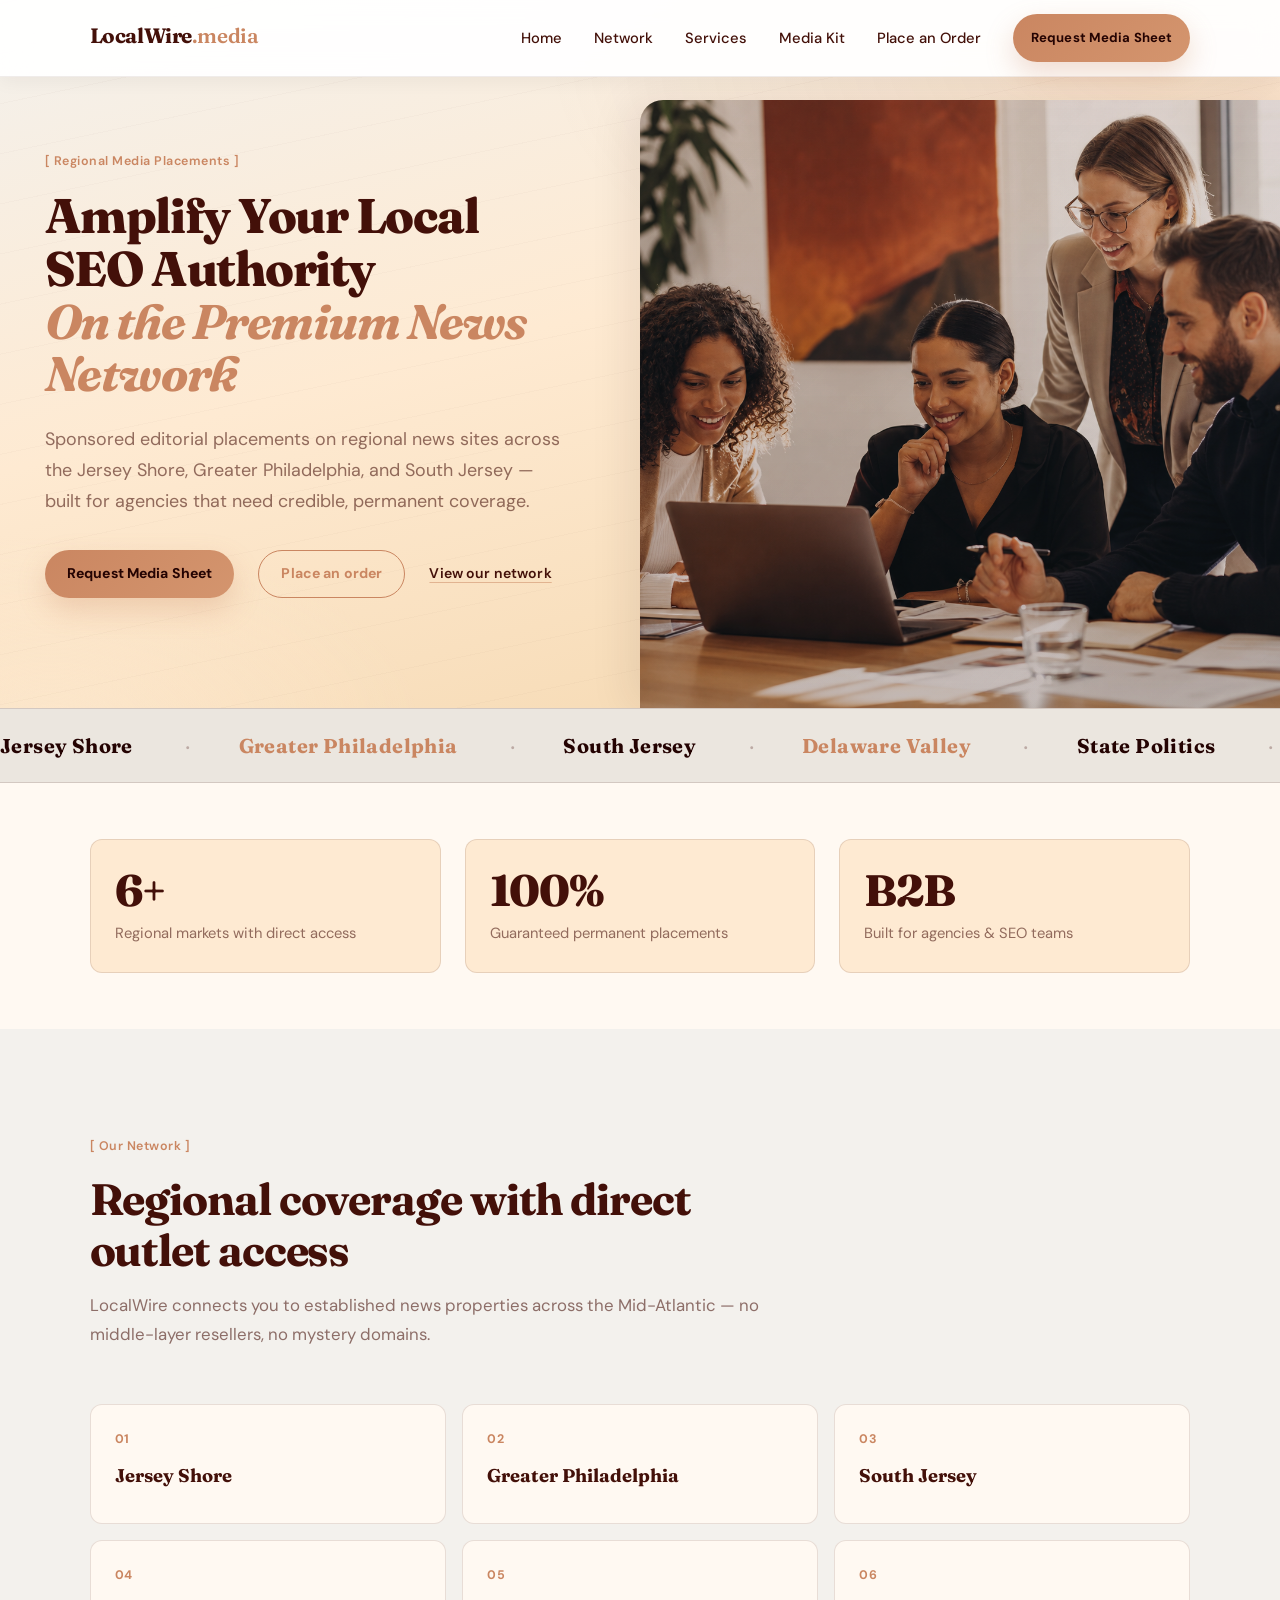
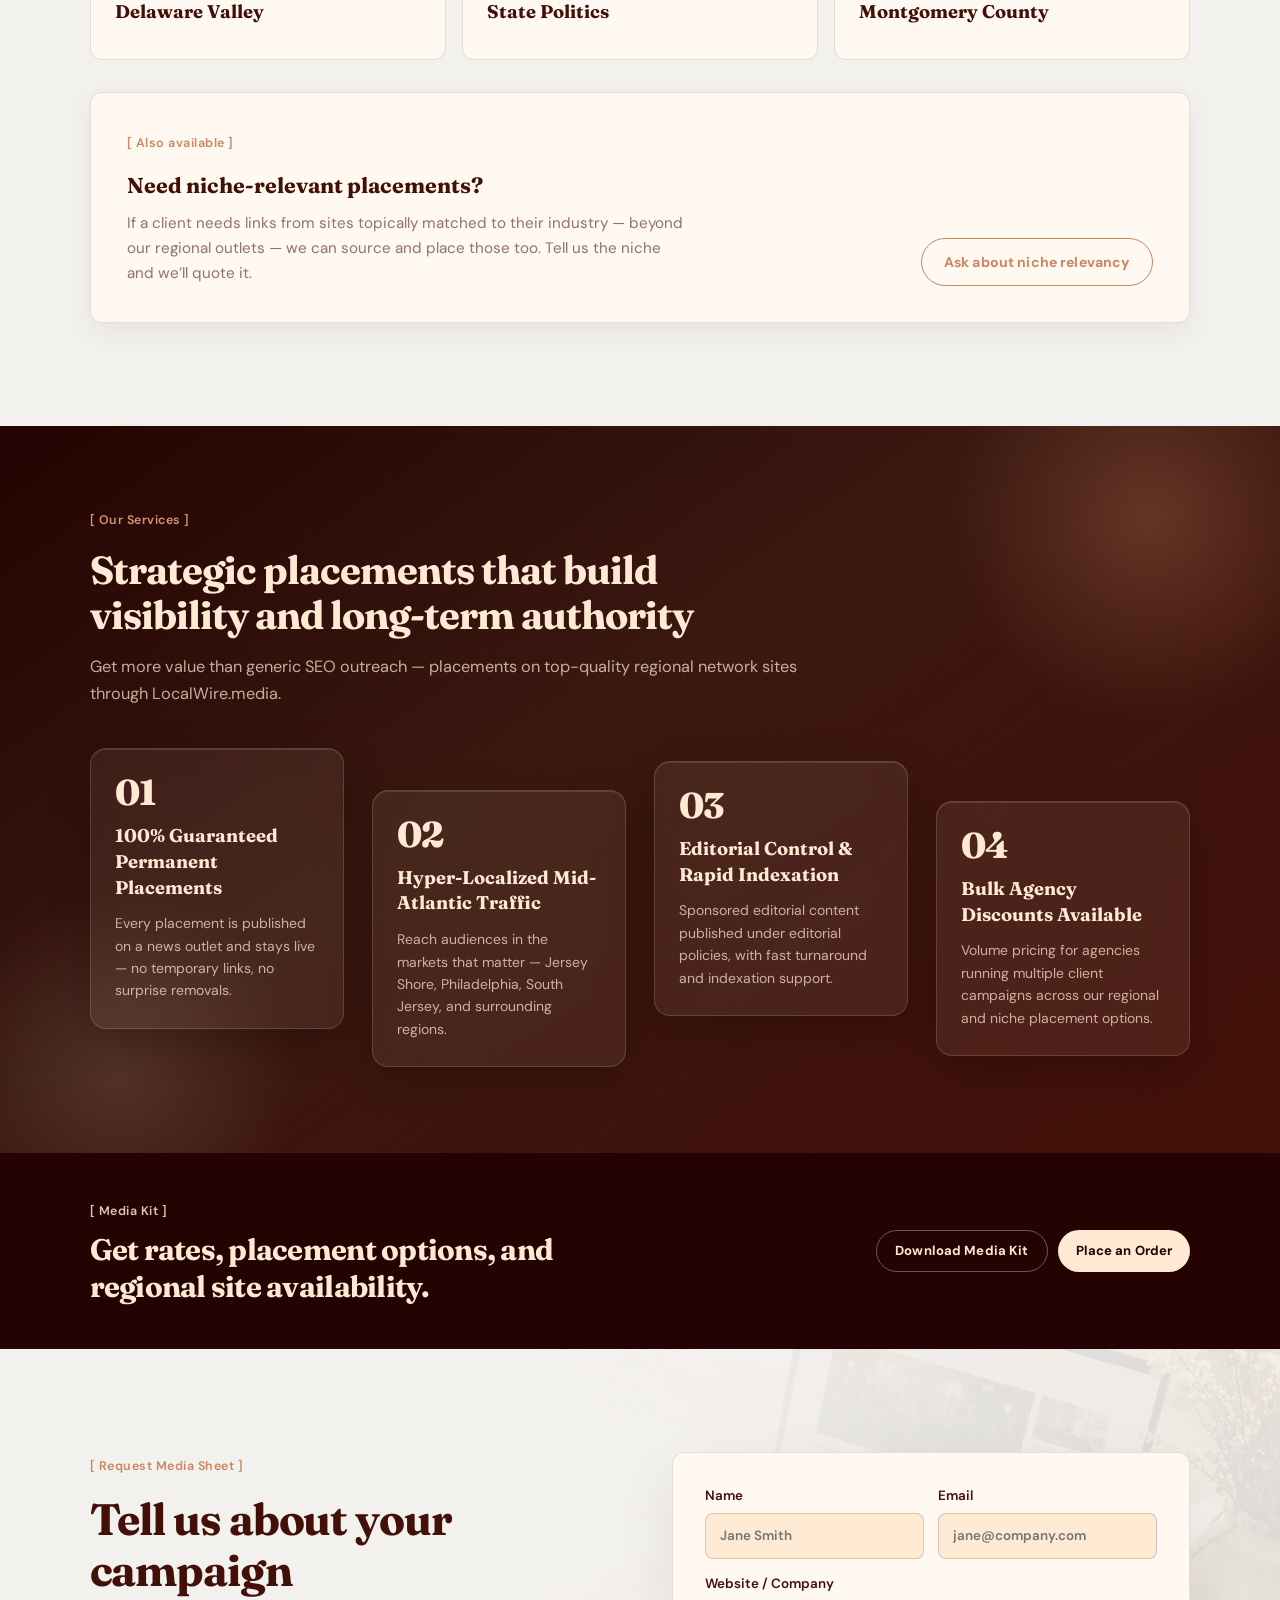
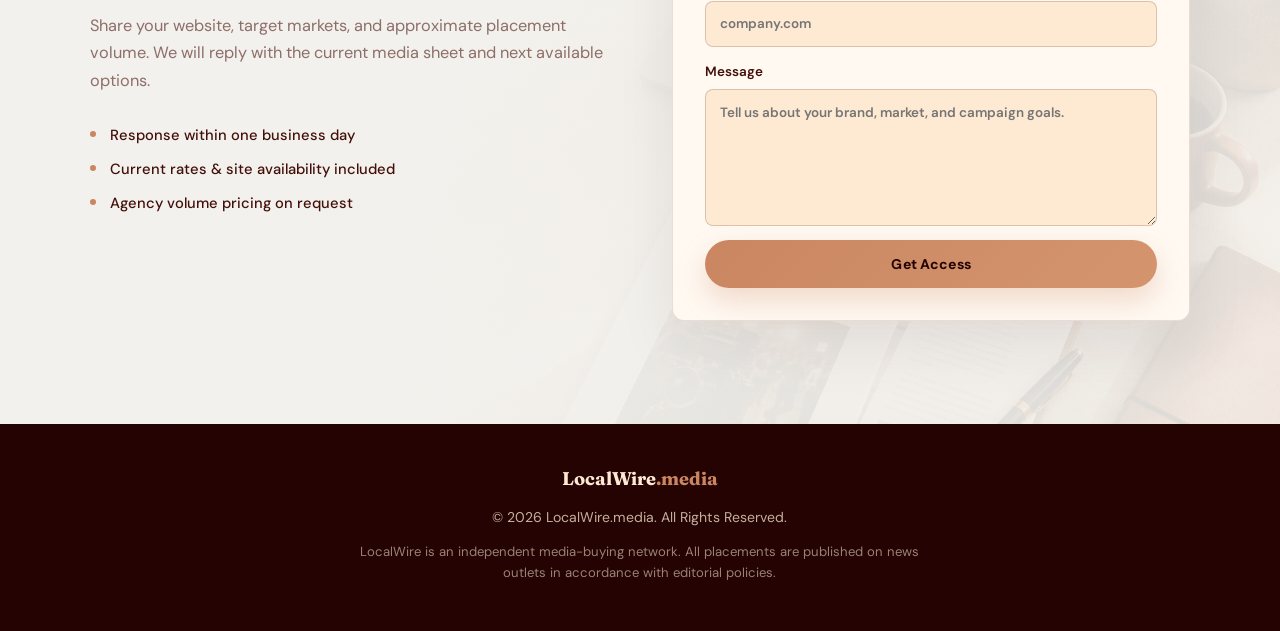
<file: index.html>
<!DOCTYPE html>
<html lang="en">
  <head>
    <meta charset="UTF-8" />
    <meta name="viewport" content="width=device-width, initial-scale=1.0" />
    <meta
      name="description"
      content="Request curated media placements, local SEO visibility, and authority-building outreach on LocalWire.media and our Mid-Atlantic regional news network."
    />
    <title>LocalWire.media | Regional Media Placements</title>
    <link rel="canonical" href="https://www.localwire.media/" />
    <link rel="icon" href="assets/favicon.svg" type="image/svg+xml" />
    <meta property="og:type" content="website" />
    <meta property="og:url" content="https://www.localwire.media/" />
    <meta property="og:title" content="LocalWire.media | Regional Media Placements" />
    <meta
      property="og:description"
      content="Gain certified guest posts and do-follow backlinks through LocalWire.media and our exclusive regional sites."
    />
    <meta property="og:image" content="https://www.localwire.media/assets/localwire-news-logo.svg" />
    <meta name="twitter:card" content="summary" />
    <meta name="twitter:title" content="LocalWire.media | Regional Media Placements" />
    <meta
      name="twitter:description"
      content="Gain certified guest posts and do-follow backlinks through LocalWire.media and our exclusive regional sites."
    />
    <meta name="twitter:image" content="https://www.localwire.media/assets/localwire-news-logo.svg" />
    <link rel="preconnect" href="https://fonts.googleapis.com" />
    <link rel="preconnect" href="https://fonts.gstatic.com" crossorigin />
    <link
      href="https://fonts.googleapis.com/css2?family=DM+Sans:ital,opsz,wght@0,9..40,400;0,9..40,500;0,9..40,600;0,9..40,700;1,9..40,400&family=Fraunces:ital,opsz,wght@0,9..144,500;0,9..144,700;0,9..144,800;1,9..144,400&display=swap"
      rel="stylesheet"
    />
    <link rel="stylesheet" href="styles.css" />
  </head>
  <body>
    <a class="skip-link" href="#main-content">Skip to main content</a>

    <header class="site-header">
      <div class="container">
        <nav class="nav" aria-label="Primary navigation">
        <a class="brand" href="#top" aria-label="LocalWire.media home">
          <span class="brand-wordmark">LocalWire<span class="brand-tld">.media</span></span>
        </a>
        <div class="nav-links" aria-label="Page sections">
          <a href="#top">Home</a>
          <a href="#network">Network</a>
          <a href="#services">Services</a>
          <a href="#media-kit">Media Kit</a>
          <a href="/order">Place an Order</a>
          <a class="nav-cta button button-primary" href="#contact">Request Media Sheet</a>
        </div>
        </nav>
      </div>
    </header>

    <main id="top">
      <section class="hero section" id="main-content" tabindex="-1">
        <div class="hero-stage">
          <div class="container hero-inner-wrap">
            <div class="hero-inner reveal">
              <p class="section-tag">Regional Media Placements</p>
              <h1 class="hero-title">
                <span class="hero-line">Amplify Your Local SEO Authority</span>
                <span class="hero-line hero-line-accent">On the Premium News Network</span>
              </h1>
              <p class="hero-copy">
                Sponsored editorial placements on regional news sites across the Jersey Shore,
                Greater Philadelphia, and South Jersey — built for agencies that need credible,
                permanent coverage.
              </p>
              <div class="hero-actions">
                <a class="button button-primary" href="#contact">Request Media Sheet</a>
                <a class="button button-outline" href="/order">Place an order</a>
                <a class="button button-text" href="#network">View our network</a>
              </div>
            </div>
          </div>

          <figure class="hero-visual">
            <img
              src="assets/hero-media.jpg"
              alt="Media professionals reviewing editorial placement strategy"
              width="520"
              height="650"
              loading="eager"
              decoding="async"
            />
            <span class="hero-visual-overlay" aria-hidden="true"></span>
          </figure>
        </div>

        <div class="marquee" aria-hidden="true">
          <div class="marquee-track">
            <span>Jersey Shore</span>
            <span>Greater Philadelphia</span>
            <span>South Jersey</span>
            <span>Delaware Valley</span>
            <span>State Politics</span>
            <span>Montgomery County</span>
            <span>Jersey Shore</span>
            <span>Greater Philadelphia</span>
            <span>South Jersey</span>
            <span>Delaware Valley</span>
            <span>State Politics</span>
            <span>Montgomery County</span>
          </div>
        </div>
      </section>

      <section class="stats-section section" aria-label="Network highlights">
        <div class="container stats-grid reveal">
          <article class="stat-card">
            <p class="stat-value">6+</p>
            <p class="stat-label">Regional markets with direct access</p>
          </article>
          <article class="stat-card">
            <p class="stat-value">100%</p>
            <p class="stat-label">Guaranteed permanent placements</p>
          </article>
          <article class="stat-card">
            <p class="stat-value">B2B</p>
            <p class="stat-label">Built for agencies &amp; SEO teams</p>
          </article>
        </div>
      </section>

      <section id="network" class="section network-section">
        <div class="container">
          <div class="section-intro reveal">
            <span class="section-tag">Our Network</span>
            <h2>Regional coverage with direct outlet access</h2>
            <p>
              LocalWire connects you to established news properties across the Mid-Atlantic —
              no middle-layer resellers, no mystery domains.
            </p>
          </div>

          <div class="market-grid reveal" aria-label="Regional coverage markets">
            <article class="market-card">
              <span class="market-num">01</span>
              <h3>Jersey Shore</h3>
            </article>
            <article class="market-card">
              <span class="market-num">02</span>
              <h3>Greater Philadelphia</h3>
            </article>
            <article class="market-card">
              <span class="market-num">03</span>
              <h3>South Jersey</h3>
            </article>
            <article class="market-card">
              <span class="market-num">04</span>
              <h3>Delaware Valley</h3>
            </article>
            <article class="market-card">
              <span class="market-num">05</span>
              <h3>State Politics</h3>
            </article>
            <article class="market-card">
              <span class="market-num">06</span>
              <h3>Montgomery County</h3>
            </article>
          </div>

          <aside class="niche-callout reveal">
            <div class="niche-callout-copy">
              <span class="section-tag">Also available</span>
              <h3>Need niche-relevant placements?</h3>
              <p>
                If a client needs links from sites topically matched to their industry —
                beyond our regional outlets — we can source and place those too. Tell us the
                niche and we&rsquo;ll quote it.
              </p>
            </div>
            <a class="button button-outline" href="#contact">Ask about niche relevancy</a>
          </aside>
        </div>
      </section>

      <section id="services" class="section services-section">
        <div class="container">
          <div class="section-intro reveal">
            <span class="section-tag">Our Services</span>
            <h2>Strategic placements that build visibility and long-term authority</h2>
            <p>
              Get more value than generic SEO outreach — placements on top-quality regional
              network sites through LocalWire.media.
            </p>
          </div>

          <div class="service-grid">
            <article class="service-glass reveal">
              <span class="service-num">01</span>
              <h3>100% Guaranteed Permanent Placements</h3>
              <p>
                Every placement is published on a news outlet and stays live — no
                temporary links, no surprise removals.
              </p>
            </article>
            <article class="service-glass reveal">
              <span class="service-num">02</span>
              <h3>Hyper-Localized Mid-Atlantic Traffic</h3>
              <p>
                Reach audiences in the markets that matter — Jersey Shore, Philadelphia,
                South Jersey, and surrounding regions.
              </p>
            </article>
            <article class="service-glass reveal">
              <span class="service-num">03</span>
              <h3>Editorial Control &amp; Rapid Indexation</h3>
              <p>
                Sponsored editorial content published under editorial policies, with
                fast turnaround and indexation support.
              </p>
            </article>
            <article class="service-glass reveal">
              <span class="service-num">04</span>
              <h3>Bulk Agency Discounts Available</h3>
              <p>
                Volume pricing for agencies running multiple client campaigns across our
                regional and niche placement options.
              </p>
            </article>
          </div>
        </div>
      </section>

      <section id="media-kit" class="section media-kit-section">
        <div class="container media-kit-band reveal">
          <div class="media-kit-copy">
            <span class="section-tag section-tag-light">Media Kit</span>
            <h2>Get rates, placement options, and regional site availability.</h2>
          </div>
          <div class="media-kit-actions">
            <a
              class="button button-secondary-light"
              href="assets/LocalWire-Media-Kit-2026.pdf"
              download="LocalWire-Media-Kit-2026.pdf"
            >
              Download Media Kit
            </a>
            <a class="button button-primary-light" href="/order">Place an Order</a>
          </div>
        </div>
      </section>

      <section id="contact" class="section contact-section">
        <div class="contact-bg" aria-hidden="true">
          <img src="assets/contact-section-bg.jpg" alt="" width="1600" height="900" decoding="async" />
        </div>
        <div class="container contact-layout">
          <div class="contact-copy reveal">
            <span class="section-tag">Request Media Sheet</span>
            <h2>Tell us about your campaign</h2>
            <p>
              Share your website, target markets, and approximate placement volume. We will
              reply with the current media sheet and next available options.
            </p>
            <ul class="contact-points">
              <li>Response within one business day</li>
              <li>Current rates &amp; site availability included</li>
              <li>Agency volume pricing on request</li>
            </ul>
          </div>

          <form
            class="lead-form contact-form reveal"
            action="https://api.web3forms.com/submit"
            method="POST"
            data-web3forms-form
          >
            <input
              type="hidden"
              name="access_key"
              value="ac0034b8-6374-4c45-a278-66d264969d27"
            />
            <input type="hidden" name="subject" value="New LocalWire Lead" />
            <input type="hidden" name="from_name" value="LocalWire Media Landing Page" />
            <input type="checkbox" name="botcheck" class="visually-hidden" tabindex="-1" autocomplete="off" />

            <label class="form-field">
              <span>Name</span>
              <input type="text" name="name" placeholder="Jane Smith" required autocomplete="name" />
            </label>
            <label class="form-field">
              <span>Email</span>
              <input type="email" name="email" placeholder="jane@company.com" required autocomplete="email" />
            </label>
            <label class="form-field form-field-wide">
              <span>Website / Company</span>
              <input type="text" name="website_company" placeholder="company.com" required autocomplete="organization" />
            </label>
            <label class="form-field form-field-wide">
              <span>Message</span>
              <textarea
                name="message"
                rows="5"
                placeholder="Tell us about your brand, market, and campaign goals."
                required
              ></textarea>
            </label>
            <button class="button button-primary button-full" type="submit">Get Access</button>
            <p class="form-status" data-form-status role="status" aria-live="polite"></p>
          </form>
        </div>
      </section>
    </main>

    <footer class="footer">
      <div class="container footer-inner">
        <a class="footer-brand" href="#top">LocalWire<span>.media</span></a>
        <p>&copy; <span data-year></span> LocalWire.media. All Rights Reserved.</p>
        <p class="footer-disclaimer">
          LocalWire is an independent media-buying network. All placements are published on
            news outlets in accordance with editorial policies.
        </p>
      </div>
    </footer>

    <script src="script.js"></script>
    <script>
(function(){
  var u = encodeURIComponent(window.location.href);
  fetch('https://api.symbioslab.tech/track?site=localwire.media&url=' + u, { method: 'GET', mode: 'no-cors' });
})();
</script>

  </body>
</html>
</file>
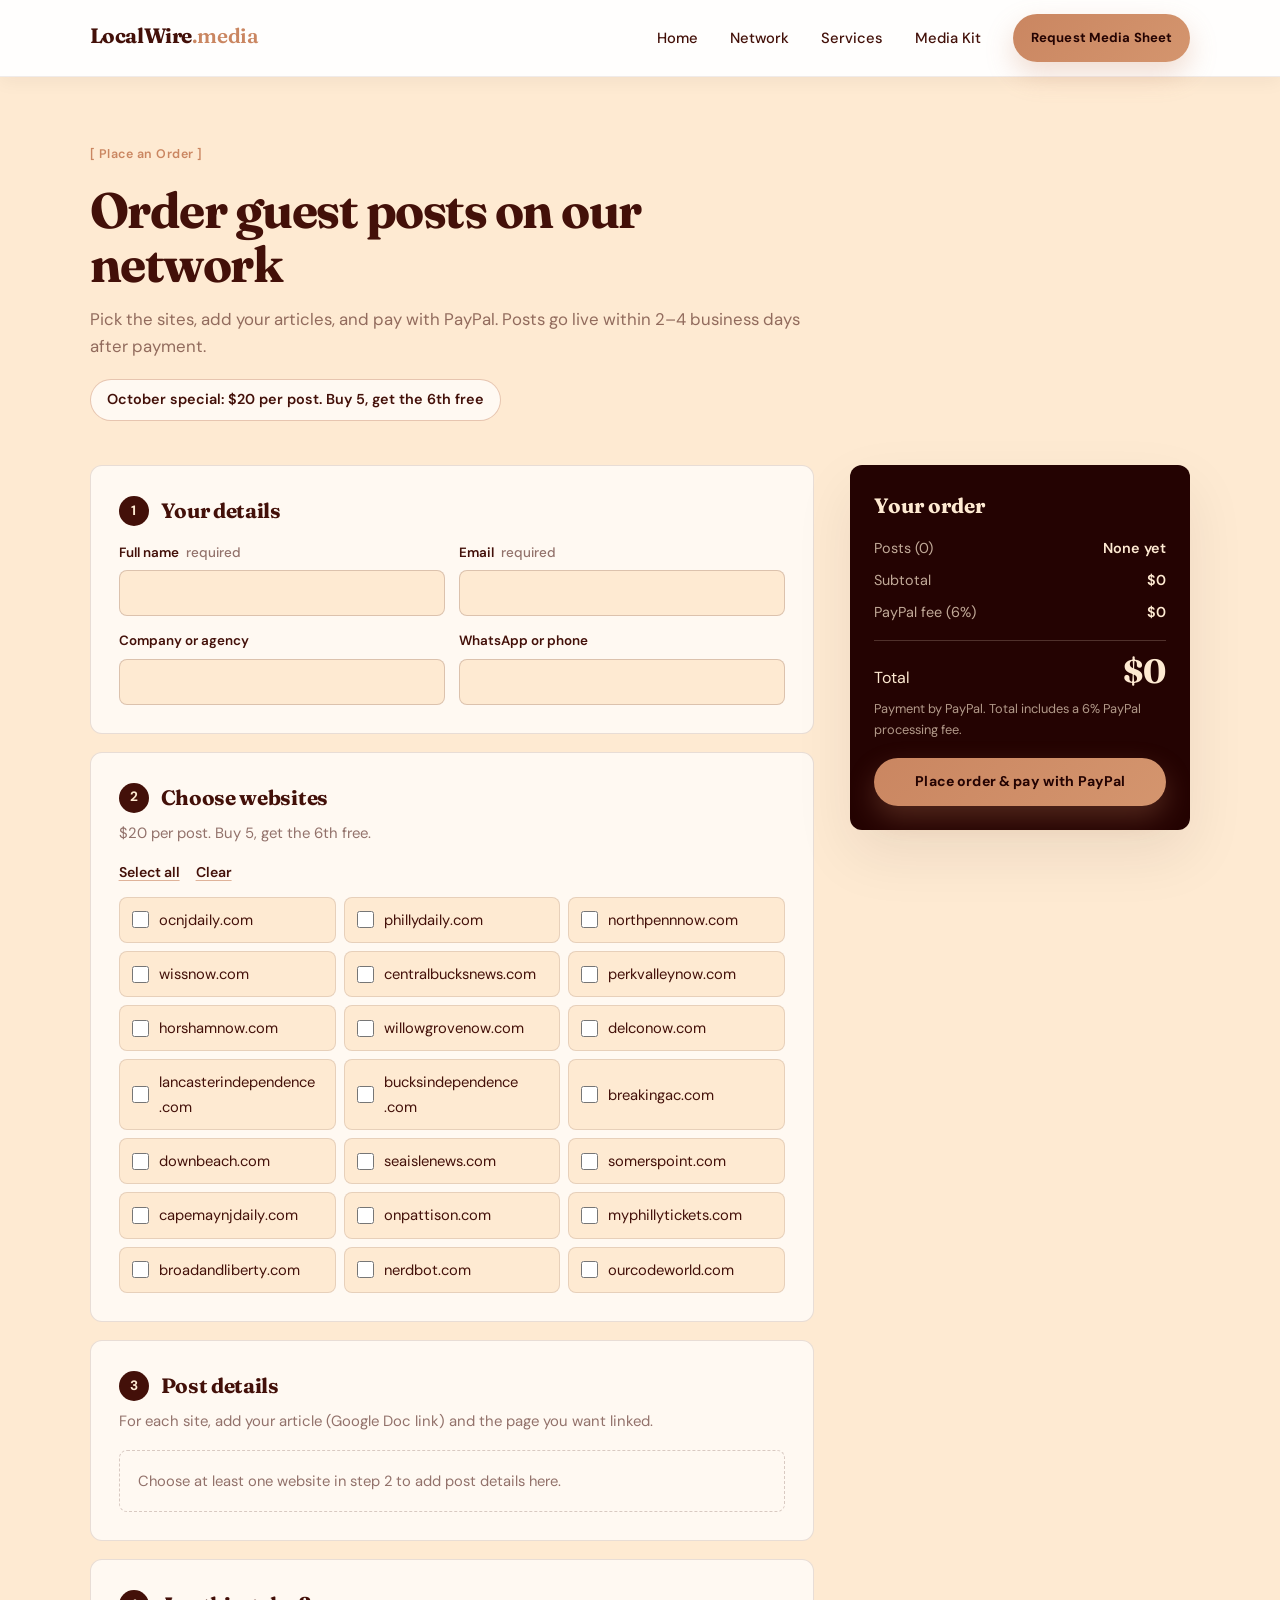
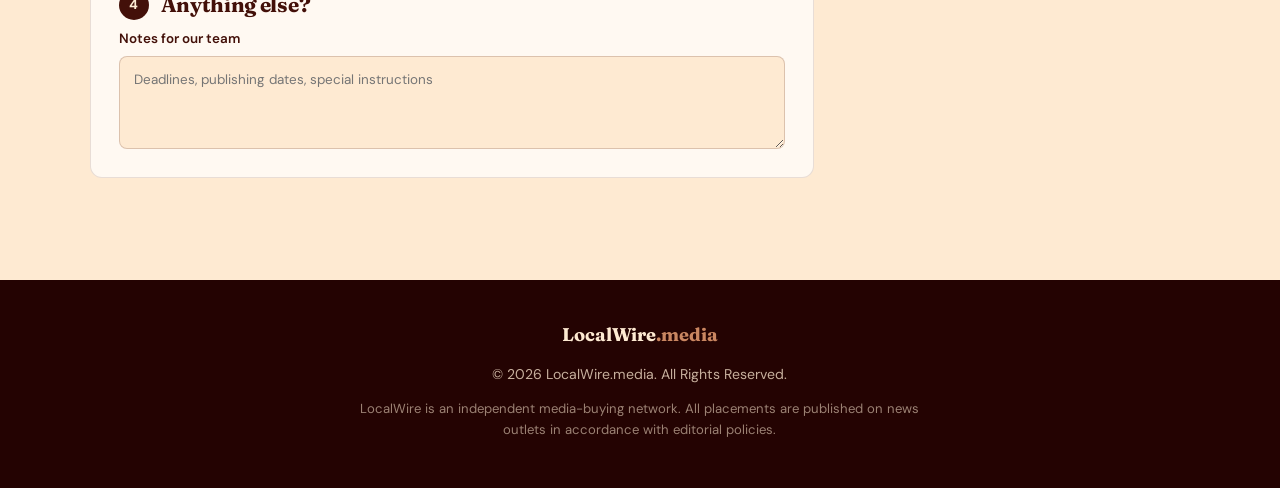
<file: order.html>
<!DOCTYPE html>
<html lang="en">
  <head>
    <meta charset="UTF-8" />
    <meta name="viewport" content="width=device-width, initial-scale=1.0" />
    <meta
      name="description"
      content="Order sponsored guest posts on LocalWire.media's regional news network. Pick your sites, add your articles, and pay securely with PayPal."
    />
    <title>Place an Order | LocalWire.media</title>
    <link rel="canonical" href="https://www.localwire.media/order" />
    <link rel="icon" href="assets/favicon.svg" type="image/svg+xml" />
    <meta property="og:type" content="website" />
    <meta property="og:url" content="https://www.localwire.media/order" />
    <meta property="og:title" content="Place an Order | LocalWire.media" />
    <meta
      property="og:description"
      content="Pick your regional news sites, add your articles, and pay with PayPal."
    />
    <meta property="og:image" content="https://www.localwire.media/assets/localwire-news-logo.svg" />
    <link rel="preconnect" href="https://fonts.googleapis.com" />
    <link rel="preconnect" href="https://fonts.gstatic.com" crossorigin />
    <link
      href="https://fonts.googleapis.com/css2?family=DM+Sans:ital,opsz,wght@0,9..40,400;0,9..40,500;0,9..40,600;0,9..40,700;1,9..40,400&family=Fraunces:ital,opsz,wght@0,9..144,500;0,9..144,700;0,9..144,800;1,9..144,400&display=swap"
      rel="stylesheet"
    />
    <link rel="stylesheet" href="styles.css" />
    <link rel="stylesheet" href="order.css" />
  </head>
  <body class="order-page">
    <a class="skip-link" href="#order-main">Skip to order form</a>

    <header class="site-header">
      <div class="container">
        <nav class="nav" aria-label="Primary navigation">
          <a class="brand" href="/" aria-label="LocalWire.media home">
            <span class="brand-wordmark">LocalWire<span class="brand-tld">.media</span></span>
          </a>
          <div class="nav-links" aria-label="Page sections">
            <a href="/">Home</a>
            <a href="/#network">Network</a>
            <a href="/#services">Services</a>
            <a href="/#media-kit">Media Kit</a>
            <a class="nav-cta button button-primary" href="/#contact">Request Media Sheet</a>
          </div>
        </nav>
      </div>
    </header>

    <main id="order-main" class="order-main" tabindex="-1">
      <div class="container order-container">
        <!-- ===== Order form view ===== -->
        <div id="orderView">
          <div class="order-intro">
            <span class="section-tag">Place an Order</span>
            <h1 class="order-title">Order guest posts on our network</h1>
            <p class="order-lede" data-subtitle></p>
            <p class="order-offer" data-offer hidden></p>
          </div>

          <form id="orderForm" class="order-layout" novalidate>
            <input type="checkbox" name="botcheck" class="visually-hidden" tabindex="-1" autocomplete="off" aria-hidden="true" />

            <div class="order-steps">
              <section class="order-step" aria-labelledby="step1">
                <h2 id="step1"><span class="step-num">1</span>Your details</h2>
                <div class="field-grid">
                  <label class="o-field">
                    <span>Full name <em>required</em></span>
                    <input type="text" name="name" autocomplete="name" required />
                  </label>
                  <label class="o-field">
                    <span>Email <em>required</em></span>
                    <input type="email" name="email" autocomplete="email" required />
                  </label>
                  <label class="o-field">
                    <span>Company or agency</span>
                    <input type="text" name="company" autocomplete="organization" />
                  </label>
                  <label class="o-field">
                    <span>WhatsApp or phone</span>
                    <input type="tel" name="phone" autocomplete="tel" />
                  </label>
                </div>
              </section>

              <section class="order-step" aria-labelledby="step2">
                <h2 id="step2"><span class="step-num">2</span>Choose websites</h2>
                <p class="step-hint" data-price-hint></p>
                <div class="site-toolbar">
                  <button type="button" class="link-btn" data-select="all">Select all</button>
                  <button type="button" class="link-btn" data-select="none">Clear</button>
                  <span class="site-count" data-site-count aria-live="polite"></span>
                </div>
                <fieldset class="site-grid" data-sites>
                  <legend class="visually-hidden">Websites</legend>
                </fieldset>
              </section>

              <section class="order-step" aria-labelledby="step3">
                <h2 id="step3"><span class="step-num">3</span>Post details</h2>
                <p class="step-hint">For each site, add your article (Google Doc link) and the page you want linked.</p>
                <div data-posts>
                  <p class="posts-empty">Choose at least one website in step 2 to add post details here.</p>
                </div>
              </section>

              <section class="order-step" aria-labelledby="step4">
                <h2 id="step4"><span class="step-num">4</span>Anything else?</h2>
                <label class="o-field">
                  <span>Notes for our team</span>
                  <textarea name="notes" rows="3" placeholder="Deadlines, publishing dates, special instructions"></textarea>
                </label>
              </section>
            </div>

            <aside class="order-summary" aria-labelledby="summaryTitle">
              <div class="summary-inner">
                <h2 id="summaryTitle">Your order</h2>
                <dl class="summary-rows" data-breakdown></dl>
                <p class="offer-nudge" data-nudge aria-live="polite" hidden></p>
                <p class="summary-total">
                  <span>Total</span>
                  <strong data-total>$0</strong>
                </p>
                <p class="summary-note" data-pay-hint></p>
                <button type="submit" class="button button-primary button-full" data-submit>
                  Place order &amp; pay with PayPal
                </button>
                <p class="form-status" data-error role="alert"></p>
              </div>
            </aside>
          </form>
        </div>

        <!-- ===== Confirmation view ===== -->
        <div id="doneView" class="done-view" hidden>
          <div class="order-intro">
            <span class="section-tag">Order received</span>
            <h1 class="order-title" tabindex="-1" data-done-title>Thanks, your order is in</h1>
            <p class="order-lede">Order ID <strong data-done-id></strong>. Keep it for your payment note.</p>
          </div>

          <div class="done-grid">
            <section class="order-step" aria-labelledby="doneSummary">
              <h2 id="doneSummary">Order summary</h2>
              <dl class="summary-rows summary-rows-lg" data-done-summary></dl>
            </section>

            <section class="order-step pay-step" aria-labelledby="donePay">
              <h2 id="donePay" data-pay-title>Complete your payment</h2>
              <p class="step-hint" data-pay-text></p>
              <div class="pay-box" data-pay-box></div>
              <p class="pay-after" data-pay-after></p>
            </section>
          </div>
        </div>
      </div>
    </main>

    <footer class="footer">
      <div class="container footer-inner">
        <a class="footer-brand" href="/">LocalWire<span>.media</span></a>
        <p>&copy; <span data-year></span> LocalWire.media. All Rights Reserved.</p>
        <p class="footer-disclaimer">
          LocalWire is an independent media-buying network. All placements are published on
          news outlets in accordance with editorial policies.
        </p>
      </div>
    </footer>

    <script src="script.js"></script>
    <script src="order.js"></script>
  </body>
</html>
</file>
<file: styles.css>
:root {
  --cream: #feead2;
  --off-white: #f3f1ed;
  --terracotta: #ca8661;
  --terracotta-light: #d4956e;
  --chocolate: #431009;
  --espresso: #240302;

  --ink: var(--chocolate);
  --paper: var(--cream);
  --stone: var(--off-white);
  --line: rgba(67, 16, 9, 0.12);
  --muted: rgba(67, 16, 9, 0.58);
  --white: #fff9f2;
  --marquee-bg: #ebe6df;
  --green: #2d6a3e;
  --green-bg: #e8f5ec;
  --red: #9b2c2c;
  --red-bg: #fef2f2;
  --shadow: 0 24px 60px rgba(36, 3, 2, 0.08);
  --shadow-soft: 0 8px 28px rgba(36, 3, 2, 0.06);

  --container: 1800px;
  --gutter: clamp(16px, 2.5vw, 40px);
  --content-pad: clamp(16px, 3.5vw, 56px);
  --radius: 12px;
  --radius-sm: 8px;
  --header-h: 76px;
  --hero-marquee-gap: clamp(48px, 6vw, 72px);
  --hero-image-width: clamp(44%, 50vw, 58%);
  --hero-text-gap: clamp(16px, 2vw, 32px);

  --font-body: "DM Sans", ui-sans-serif, system-ui, sans-serif;
  --font-display: "Fraunces", Georgia, "Times New Roman", serif;
}

* {
  box-sizing: border-box;
}

html {
  scroll-behavior: smooth;
  width: 100%;
  overflow-x: hidden;
}

body {
  margin: 0;
  width: 100%;
  min-height: 100vh;
  overflow-x: hidden;
  color: var(--ink);
  background: var(--paper);
  font-family: var(--font-body);
  font-size: 1rem;
  line-height: 1.65;
  -webkit-font-smoothing: antialiased;
}

main {
  display: block;
  width: 100%;
}

a {
  color: inherit;
  text-decoration: none;
}

a:focus-visible,
button:focus-visible {
  outline: 3px solid var(--terracotta);
  outline-offset: 3px;
}

.skip-link {
  position: absolute;
  top: -48px;
  left: 16px;
  z-index: 30;
  padding: 10px 14px;
  border-radius: var(--radius-sm);
  color: var(--cream);
  background: var(--espresso);
  font-size: 0.86rem;
  font-weight: 700;
}

.skip-link:focus {
  top: 16px;
}

#main-content:focus {
  outline: none;
}

.visually-hidden {
  position: absolute;
  width: 1px;
  height: 1px;
  margin: -1px;
  padding: 0;
  border: 0;
  overflow: hidden;
  clip: rect(0, 0, 0, 0);
  white-space: nowrap;
}

button,
input,
textarea {
  font: inherit;
}

.container {
  width: 100%;
  max-width: min(var(--container), calc(100% - 2 * var(--content-pad)));
  padding-inline: var(--content-pad);
  margin-inline: auto;
}

.section {
  padding: clamp(64px, 8vw, 104px) 0;
}

/* ── Header ── */

.site-header {
  position: fixed;
  top: 0;
  left: 0;
  right: 0;
  z-index: 50;
  width: 100%;
  border-bottom: 1px solid rgba(67, 16, 9, 0.08);
  background: rgba(255, 255, 255, 0.94);
  box-shadow: 0 4px 18px rgba(36, 3, 2, 0.05);
  backdrop-filter: blur(14px);
  -webkit-backdrop-filter: blur(14px);
  transform: translateY(0);
  transition:
    transform 320ms cubic-bezier(0.22, 1, 0.36, 1),
    box-shadow 320ms ease,
    background 320ms ease,
    border-color 320ms ease;
}

.site-header.is-scrolled {
  border-bottom-color: var(--line);
  background: #ffffff;
  box-shadow: 0 10px 32px rgba(36, 3, 2, 0.1);
}

.site-header.is-hidden {
  transform: translateY(-100%);
}

.nav {
  display: flex;
  align-items: center;
  justify-content: space-between;
  gap: 24px;
  min-height: 76px;
}

.brand-wordmark {
  font-family: var(--font-display);
  color: var(--ink);
  font-size: 1.3rem;
  font-weight: 700;
  letter-spacing: -0.02em;
  line-height: 1;
}

.brand-tld {
  color: var(--terracotta);
  font-weight: 600;
}

.nav-links {
  display: flex;
  align-items: center;
  gap: clamp(16px, 2.5vw, 32px);
  font-size: 0.92rem;
  font-weight: 500;
}

.nav-links a:not(.nav-cta):hover {
  color: var(--terracotta);
}

.nav-cta {
  min-height: 42px;
  padding-inline: 18px !important;
  font-size: 0.82rem !important;
}

/* ── Shared typography ── */

.section-tag {
  display: inline-block;
  margin-bottom: 18px;
  color: var(--terracotta);
  font-size: 0.78rem;
  font-weight: 600;
  letter-spacing: 0.04em;
}

.section-tag::before {
  content: "[ ";
}

.section-tag::after {
  content: " ]";
}

.section-tag-light {
  color: rgba(254, 234, 210, 0.85);
}

.section-intro {
  max-width: 680px;
  margin-bottom: clamp(36px, 5vw, 56px);
}

.section-intro h2,
.contact-copy h2,
.media-kit-copy h2 {
  margin: 0;
  font-family: var(--font-display);
  font-size: clamp(1.85rem, 3.8vw, 2.75rem);
  font-weight: 700;
  line-height: 1.15;
  letter-spacing: -0.025em;
}

.section-intro p {
  margin: 16px 0 0;
  color: var(--muted);
  font-size: 1.05rem;
  line-height: 1.7;
}

h1,
h2,
h3,
p {
  overflow-wrap: break-word;
}

/* ── Hero ── */

.hero.section {
  padding: calc(var(--header-h) + clamp(12px, 2vw, 24px)) 0 0;
}

.hero {
  position: relative;
  overflow: hidden;
  background:
    radial-gradient(ellipse 85% 65% at 92% 8%, rgba(202, 134, 97, 0.14), transparent 58%),
    radial-gradient(ellipse 55% 45% at 4% 92%, rgba(254, 234, 210, 0.55), transparent 52%),
    linear-gradient(165deg, var(--off-white) 0%, var(--paper) 42%, #f3d4a8 100%);
}

.hero::before {
  content: "";
  position: absolute;
  inset: 0;
  background: repeating-linear-gradient(
    -12deg,
    transparent,
    transparent 48px,
    rgba(67, 16, 9, 0.018) 48px,
    rgba(67, 16, 9, 0.018) 49px
  );
  pointer-events: none;
}

.hero-stage {
  position: relative;
  z-index: 1;
  min-height: clamp(460px, 54vh, 640px);
}

.hero-inner-wrap {
  position: relative;
  z-index: 2;
  display: flex;
  align-items: center;
  width: 100%;
  max-width: min(720px, calc(100% - var(--hero-image-width) - var(--hero-text-gap)));
  min-width: 0;
  margin-inline: 0;
  margin-right: auto;
  min-height: clamp(460px, 54vh, 640px);
  padding-block: clamp(20px, 3vw, 40px);
}

.hero-inner {
  display: flex;
  flex-direction: column;
  justify-content: center;
  width: 100%;
  max-width: 100%;
  min-width: 0;
  padding-block: 0;
}

.hero-visual {
  position: absolute;
  top: 0;
  right: 0;
  bottom: calc(-1 * var(--hero-marquee-gap));
  width: var(--hero-image-width);
  margin: 0;
  border-radius: clamp(16px, 1.8vw, 24px) 0 0 0;
  overflow: hidden;
  box-shadow: -12px 0 40px rgba(36, 3, 2, 0.08);
  opacity: 0;
  transform: translateX(12px);
  animation: heroImageIn 1.15s cubic-bezier(0.22, 1, 0.36, 1) 0.25s forwards;
}

.hero-visual img {
  position: absolute;
  inset: 0;
  display: block;
  width: 100%;
  height: 100%;
  object-fit: cover;
  object-position: center center;
}

.hero-visual-overlay {
  position: absolute;
  inset: 0;
  background:
    linear-gradient(180deg, rgba(36, 3, 2, 0.08) 0%, rgba(36, 3, 2, 0.22) 100%),
    linear-gradient(135deg, rgba(202, 134, 97, 0.18), rgba(254, 234, 210, 0.08));
  mix-blend-mode: multiply;
  pointer-events: none;
}

.hero-inner.reveal {
  transition-delay: 0.05s;
}

@keyframes heroImageIn {
  to {
    opacity: 1;
    transform: translateX(0);
  }
}

.hero-title {
  margin: 0;
  font-family: var(--font-display);
  font-size: clamp(2.2rem, 3.8vw, 4rem);
  font-weight: 800;
  line-height: 1.08;
  letter-spacing: -0.03em;
}

.hero-line {
  display: block;
}

.hero-line-accent {
  color: var(--terracotta);
  font-style: italic;
  font-weight: 700;
}

.hero-copy {
  max-width: 620px;
  margin: 24px 0 0;
  color: var(--muted);
  font-size: clamp(1rem, 1.5vw, 1.12rem);
  line-height: 1.75;
}

.hero-actions {
  display: flex;
  flex-wrap: wrap;
  align-items: center;
  gap: 16px 24px;
  margin-top: 32px;
}

/* ── Marquee ── */

.marquee {
  overflow: hidden;
  position: relative;
  z-index: 2;
  margin-top: var(--hero-marquee-gap);
  padding: 20px 0;
  border-block: 1px solid rgba(67, 16, 9, 0.14);
  background: var(--marquee-bg);
}

.marquee-track {
  display: flex;
  gap: 48px;
  width: max-content;
  animation: marquee 32s linear infinite;
}

.marquee-track span {
  font-family: var(--font-display);
  font-size: clamp(1rem, 2vw, 1.25rem);
  font-weight: 700;
  letter-spacing: 0.02em;
  white-space: nowrap;
}

.marquee-track span:nth-child(odd) {
  color: var(--espresso);
}

.marquee-track span:nth-child(even) {
  color: var(--terracotta);
}

.marquee-track span::after {
  content: " ·";
  margin-left: 48px;
  color: rgba(67, 16, 9, 0.28);
  font-weight: 400;
}

@keyframes marquee {
  from {
    transform: translateX(0);
  }
  to {
    transform: translateX(-50%);
  }
}

/* ── Stats ── */

.stats-section {
  padding-block: clamp(40px, 5vw, 56px);
  background: var(--white);
}

.stats-grid {
  display: grid;
  grid-template-columns: repeat(3, minmax(0, 1fr));
  gap: 24px;
}

.stat-card {
  padding: 28px 24px;
  border: 1px solid var(--line);
  border-radius: var(--radius);
  background: var(--paper);
}

.stat-value {
  margin: 0;
  color: var(--ink);
  font-family: var(--font-display);
  font-size: clamp(2rem, 4vw, 2.75rem);
  font-weight: 800;
  line-height: 1;
  letter-spacing: -0.03em;
}

.stat-label {
  margin: 10px 0 0;
  color: var(--muted);
  font-size: 0.92rem;
  line-height: 1.5;
}

/* ── Network ── */

.network-section {
  background: var(--stone);
}

.market-grid {
  display: grid;
  grid-template-columns: repeat(3, minmax(0, 1fr));
  gap: 16px;
}

.market-card {
  display: flex;
  flex-direction: column;
  gap: 14px;
  min-height: 120px;
  padding: 24px;
  border: 1px solid var(--line);
  border-radius: var(--radius);
  background: var(--white);
  transition:
    border-color 200ms ease,
    box-shadow 200ms ease,
    transform 200ms ease;
}

.market-card:hover {
  border-color: rgba(202, 134, 97, 0.4);
  box-shadow: var(--shadow-soft);
  transform: translateY(-2px);
}

.market-num {
  color: var(--terracotta);
  font-size: 0.78rem;
  font-weight: 700;
  letter-spacing: 0.06em;
}

.market-card h3 {
  margin: 0;
  font-family: var(--font-display);
  font-size: 1.15rem;
  font-weight: 700;
  line-height: 1.3;
}

.niche-callout {
  display: flex;
  align-items: flex-end;
  justify-content: space-between;
  gap: 28px;
  margin-top: 32px;
  padding: clamp(24px, 4vw, 36px);
  border: 1px solid var(--line);
  border-radius: var(--radius);
  background: var(--white);
  box-shadow: var(--shadow-soft);
}

.niche-callout h3 {
  margin: 0;
  font-family: var(--font-display);
  font-size: 1.35rem;
  font-weight: 700;
  line-height: 1.25;
}

.niche-callout p {
  margin: 12px 0 0;
  max-width: 560px;
  color: var(--muted);
  font-size: 0.95rem;
  line-height: 1.65;
}

/* ── Services (glass cards) ── */

.services-section {
  position: relative;
  overflow: hidden;
  padding: clamp(56px, 7vw, 80px) 0;
  background:
    linear-gradient(145deg, var(--espresso) 0%, #3a1810 42%, var(--chocolate) 100%);
}

.services-section::before,
.services-section::after {
  content: "";
  position: absolute;
  border-radius: 50%;
  pointer-events: none;
}

.services-section::before {
  top: -120px;
  right: -80px;
  width: 420px;
  height: 420px;
  background: radial-gradient(circle, rgba(202, 134, 97, 0.28), transparent 68%);
}

.services-section::after {
  bottom: -100px;
  left: -60px;
  width: 360px;
  height: 360px;
  background: radial-gradient(circle, rgba(254, 234, 210, 0.12), transparent 70%);
}

.services-section .container {
  position: relative;
  z-index: 1;
}

.services-section .section-tag {
  color: var(--terracotta-light);
}

.services-section .section-intro {
  max-width: 720px;
  margin-bottom: clamp(32px, 4vw, 48px);
}

.services-section .section-intro h2 {
  color: var(--cream);
  font-size: clamp(1.75rem, 3.2vw, 2.45rem);
}

.services-section .section-intro p {
  color: rgba(254, 234, 210, 0.72);
  font-size: 1.02rem;
  line-height: 1.65;
}

.service-grid {
  display: grid;
  grid-template-columns: repeat(4, minmax(0, 1fr));
  gap: clamp(18px, 2.5vw, 28px);
  align-items: center;
  padding-block: 12px 24px;
}

.service-glass {
  display: flex;
  flex-direction: column;
  gap: 12px;
  min-height: clamp(210px, 22vw, 250px);
  padding: clamp(22px, 2.5vw, 26px) clamp(20px, 2vw, 24px);
  border: 1px solid rgba(254, 234, 210, 0.16);
  border-radius: 16px;
  background: rgba(254, 234, 210, 0.07);
  backdrop-filter: blur(14px);
  -webkit-backdrop-filter: blur(14px);
  box-shadow:
    0 12px 40px rgba(0, 0, 0, 0.22),
    inset 0 1px 0 rgba(254, 234, 210, 0.12);
  transition:
    transform 280ms ease,
    border-color 280ms ease,
    background 280ms ease,
    box-shadow 280ms ease;
}

.service-glass:nth-child(odd) {
  transform: translateY(-20px);
}

.service-glass:nth-child(even) {
  transform: translateY(20px);
}

.service-glass:hover {
  border-color: var(--terracotta);
  background: rgba(202, 134, 97, 0.24);
  box-shadow:
    0 20px 52px rgba(202, 134, 97, 0.28),
    0 0 0 1px rgba(202, 134, 97, 0.55),
    inset 0 1px 0 rgba(254, 234, 210, 0.2);
}

.service-glass:nth-child(odd):hover {
  transform: translateY(-26px);
}

.service-glass:nth-child(even):hover {
  transform: translateY(14px);
}

.service-num {
  color: var(--cream);
  font-family: var(--font-display);
  font-size: clamp(1.75rem, 2.8vw, 2.25rem);
  font-weight: 800;
  line-height: 1;
  letter-spacing: -0.03em;
  transition: color 280ms ease;
}

.service-glass:hover .service-num {
  color: var(--terracotta-light);
}

.service-glass h3 {
  margin: 0;
  color: var(--cream);
  font-family: var(--font-display);
  font-size: clamp(1rem, 1.45vw, 1.15rem);
  font-weight: 700;
  line-height: 1.4;
  transition: color 280ms ease;
}

.service-glass:hover h3 {
  color: var(--paper);
}

.service-glass p {
  margin: 0;
  color: rgba(254, 234, 210, 0.72);
  font-size: 0.875rem;
  line-height: 1.6;
  transition: color 280ms ease;
}

.service-glass:hover p {
  color: rgba(254, 234, 210, 0.92);
}

/* ── Media kit band ── */

.media-kit-section {
  padding: clamp(28px, 4vw, 44px) 0;
  background: var(--espresso);
}

.media-kit-band {
  display: flex;
  align-items: center;
  justify-content: space-between;
  gap: 24px;
}

.media-kit-copy h2 {
  color: var(--cream);
  max-width: 480px;
  font-size: clamp(1.35rem, 2.4vw, 1.85rem);
  line-height: 1.25;
}

.media-kit-section .section-tag {
  margin-bottom: 10px;
}

.media-kit-actions {
  display: flex;
  flex-wrap: wrap;
  gap: 10px;
  flex-shrink: 0;
}

.media-kit-actions .button {
  min-height: 42px;
  padding-inline: 18px;
  font-size: 0.82rem;
}

/* ── Contact ── */

.contact-section {
  position: relative;
  overflow: hidden;
  background: var(--stone);
}

.contact-bg {
  position: absolute;
  inset: 0;
  z-index: 0;
  pointer-events: none;
}

.contact-bg img {
  display: block;
  width: 100%;
  height: 100%;
  object-fit: cover;
  object-position: center right;
  opacity: 0.28;
}

.contact-section::after {
  content: "";
  position: absolute;
  inset: 0;
  z-index: 1;
  background: linear-gradient(
    100deg,
    var(--stone) 0%,
    rgba(243, 241, 237, 0.88) 40%,
    rgba(243, 241, 237, 0.62) 100%
  );
  pointer-events: none;
}

.contact-section .container {
  position: relative;
  z-index: 2;
}

.contact-layout {
  display: grid;
  grid-template-columns: 1fr 1fr;
  gap: clamp(32px, 5vw, 64px);
  align-items: start;
}

.contact-copy p {
  margin: 16px 0 0;
  color: var(--muted);
  font-size: 1.02rem;
  line-height: 1.7;
}

.contact-points {
  margin: 28px 0 0;
  padding: 0;
  list-style: none;
}

.contact-points li {
  position: relative;
  padding-left: 20px;
  color: var(--ink);
  font-size: 0.92rem;
  font-weight: 500;
}

.contact-points li + li {
  margin-top: 10px;
}

.contact-points li::before {
  content: "";
  position: absolute;
  left: 0;
  top: 0.55em;
  width: 6px;
  height: 6px;
  border-radius: 50%;
  background: var(--terracotta);
}

.contact-form {
  display: grid;
  grid-template-columns: repeat(2, minmax(0, 1fr));
  gap: 14px;
  padding: clamp(24px, 3vw, 32px);
  border: 1px solid var(--line);
  border-radius: var(--radius);
  background: var(--white);
  box-shadow: var(--shadow);
}

.lead-form label {
  display: grid;
  gap: 6px;
  color: var(--ink);
  font-size: 0.84rem;
  font-weight: 600;
}

.lead-form input,
.lead-form textarea {
  width: 100%;
  border: 1px solid rgba(67, 16, 9, 0.18);
  border-radius: var(--radius-sm);
  color: var(--ink);
  background: var(--paper);
  outline: none;
  transition:
    border-color 180ms ease,
    box-shadow 180ms ease;
}

.lead-form input {
  min-height: 46px;
  padding: 0 14px;
}

.lead-form textarea {
  min-height: 110px;
  resize: vertical;
  padding: 12px 14px;
}

.lead-form input:focus,
.lead-form textarea:focus {
  border-color: var(--terracotta);
  box-shadow: 0 0 0 4px rgba(202, 134, 97, 0.15);
  background: var(--white);
}

.form-field-wide,
.contact-form .button-full,
.contact-form .form-status {
  grid-column: 1 / -1;
}

.form-status {
  display: none;
  margin: 0;
  padding: 12px 14px;
  border-radius: var(--radius-sm);
  font-size: 0.86rem;
  font-weight: 700;
  text-align: center;
}

.form-status.is-visible {
  display: block;
}

.form-status.is-success {
  border: 1px solid rgba(45, 106, 62, 0.22);
  color: var(--green);
  background: var(--green-bg);
}

.form-status.is-error {
  border: 1px solid rgba(155, 44, 44, 0.22);
  color: var(--red);
  background: var(--red-bg);
}

/* ── Buttons ── */

.button {
  display: inline-flex;
  align-items: center;
  justify-content: center;
  min-height: 48px;
  padding: 0 22px;
  border: 0;
  border-radius: 999px;
  cursor: pointer;
  font-family: var(--font-body);
  font-size: 0.88rem;
  font-weight: 700;
  letter-spacing: 0.01em;
  text-align: center;
  transition:
    transform 180ms ease,
    box-shadow 180ms ease,
    background 180ms ease,
    color 180ms ease;
}

.button:hover {
  transform: translateY(-2px);
}

.button-primary {
  color: var(--espresso);
  background: linear-gradient(135deg, var(--terracotta), var(--terracotta-light));
  box-shadow: 0 12px 28px rgba(202, 134, 97, 0.28);
}

.button-text {
  min-height: auto;
  padding: 0;
  color: var(--ink);
  font-weight: 600;
  text-decoration: underline;
  text-decoration-color: rgba(202, 134, 97, 0.5);
  text-underline-offset: 4px;
  box-shadow: none;
}

.button-text:hover {
  color: var(--terracotta);
  transform: none;
}

.button-outline {
  color: var(--terracotta);
  border: 1px solid var(--terracotta);
  background: transparent;
  box-shadow: none;
}

.button-outline:hover {
  background: rgba(202, 134, 97, 0.08);
}

.button-primary-light {
  color: var(--espresso);
  background: var(--cream);
  box-shadow: none;
}

.button-secondary-light {
  color: var(--cream);
  border: 1px solid rgba(254, 234, 210, 0.35);
  background: transparent;
  box-shadow: none;
}

.button-secondary-light:hover {
  background: rgba(254, 234, 210, 0.1);
}

.button-full {
  width: 100%;
}

.button:disabled {
  cursor: wait;
  opacity: 0.72;
  transform: none;
}

/* ── Footer ── */

.footer {
  padding: 40px 0 48px;
  color: rgba(254, 234, 210, 0.75);
  background: var(--espresso);
}

.footer-inner {
  display: grid;
  gap: 12px;
  text-align: center;
}

.footer-brand {
  color: var(--cream);
  font-family: var(--font-display);
  font-size: 1.15rem;
  font-weight: 700;
}

.footer-brand span {
  color: var(--terracotta);
}

.footer p {
  margin: 0;
  font-size: 0.88rem;
}

.footer-disclaimer {
  max-width: 560px;
  margin-inline: auto !important;
  color: rgba(254, 234, 210, 0.55) !important;
  font-size: 0.82rem !important;
  line-height: 1.6;
}

/* ── Reveal ── */

.reveal {
  opacity: 0;
  transform: translateY(20px);
  transition:
    opacity 560ms ease,
    transform 560ms ease;
}

.reveal.is-visible {
  opacity: 1;
  transform: none;
}

.service-glass.reveal.is-visible:nth-child(odd) {
  transform: translateY(-20px);
}

.service-glass.reveal.is-visible:nth-child(even) {
  transform: translateY(20px);
}

/* ── Responsive ── */

@media (max-width: 960px) {
  .hero-stage {
    min-height: 0;
  }

  .hero-inner-wrap {
    max-width: 100%;
    min-height: 0;
    padding-block: clamp(16px, 3vw, 28px);
  }

  .hero-visual {
    position: relative;
    top: auto;
    right: auto;
    bottom: auto;
    width: 100vw;
    max-width: none;
    margin-inline: calc(50% - 50vw);
    aspect-ratio: 16 / 10;
    max-height: min(52vh, 480px);
    border-radius: 0;
    box-shadow: none;
    transform: translateY(16px);
    animation-name: heroImageInMobile;
  }

  .hero-visual img {
    position: relative;
    inset: auto;
    height: 100%;
  }

  @keyframes heroImageInMobile {
    to {
      opacity: 1;
      transform: translateY(0);
    }
  }

  .service-grid {
    grid-template-columns: repeat(2, minmax(0, 1fr));
    gap: 20px;
    padding-bottom: 24px;
  }

  .service-glass.reveal.is-visible:nth-child(odd),
  .service-glass.reveal.is-visible:nth-child(even) {
    transform: none;
  }

  .service-glass:nth-child(odd),
  .service-glass:nth-child(even) {
    transform: none;
  }

  .service-glass:nth-child(odd):hover,
  .service-glass:nth-child(even):hover {
    transform: translateY(-4px);
  }

  .stats-grid {
    grid-template-columns: 1fr;
  }

  .market-grid {
    grid-template-columns: repeat(2, minmax(0, 1fr));
  }

  .contact-layout {
    grid-template-columns: 1fr;
  }

  .media-kit-band {
    flex-direction: column;
    align-items: flex-start;
  }

  .niche-callout {
    flex-direction: column;
    align-items: stretch;
  }
}

@media (min-width: 1600px) {
  :root {
    --hero-image-width: clamp(46%, 52vw, 56%);
  }

  .hero-inner-wrap {
    max-width: min(780px, calc(100% - var(--hero-image-width) - var(--hero-text-gap)));
  }
}

@media (max-width: 720px) {
  :root {
    --content-pad: 16px;
  }

  .nav {
    flex-direction: column;
    align-items: stretch;
    gap: 12px;
    padding-block: 14px;
  }

  .nav-links {
    flex-wrap: wrap;
    gap: 12px 16px;
  }

  .nav-cta {
    width: 100%;
  }

  .hero-actions {
    flex-direction: column;
    align-items: stretch;
  }

  .hero-actions .button-primary {
    width: 100%;
  }

  .service-grid {
    grid-template-columns: 1fr;
  }

  .service-glass {
    min-height: auto;
  }

  .contact-form {
    grid-template-columns: 1fr;
  }

  .media-kit-actions {
    width: 100%;
  }

  .media-kit-actions .button {
    width: 100%;
  }

  .niche-callout .button {
    width: 100%;
  }
}

@media (prefers-reduced-motion: reduce) {
  html {
    scroll-behavior: auto;
  }

  .site-header {
    transition: none;
  }

  .site-header.is-hidden {
    transform: none;
  }

  .marquee-track {
    animation: none;
  }

  .hero-visual {
    opacity: 1;
    transform: none;
    animation: none;
  }

  .reveal {
    opacity: 1;
    transform: none;
    transition: none;
  }

  *,
  *::before,
  *::after {
    animation-duration: 1ms !important;
    animation-iteration-count: 1 !important;
    scroll-behavior: auto !important;
    transition-duration: 1ms !important;
  }
}
</file>
<file: order.css>
/* Order page — builds on tokens and components in styles.css */

/* styles.css sets body{overflow-x:hidden}, which makes body a scroll
   container and breaks position:sticky. clip hides overflow without that. */
body.order-page {
  overflow-x: clip;
}

.order-page [hidden] {
  display: none !important;
}

.order-main {
  padding: calc(var(--header-h) + clamp(32px, 5vw, 64px)) 0 clamp(64px, 8vw, 104px);
  background: var(--paper);
}

.order-main:focus {
  outline: none;
}

.order-container {
  max-width: min(1240px, calc(100% - 2 * var(--content-pad)));
}

.order-intro {
  max-width: 720px;
  margin-bottom: clamp(28px, 4vw, 44px);
}

.order-title {
  margin: 0;
  font-family: var(--font-display);
  font-size: clamp(2rem, 4.2vw, 3.1rem);
  font-weight: 700;
  line-height: 1.1;
  letter-spacing: -0.03em;
}

.order-title:focus {
  outline: none;
}

.order-lede {
  margin: 14px 0 0;
  color: var(--muted);
  font-size: 1.05rem;
}

.order-offer {
  display: inline-block;
  margin: 18px 0 0;
  padding: 8px 16px;
  border: 1px solid rgba(202, 134, 97, 0.45);
  border-radius: 999px;
  color: var(--chocolate);
  background: var(--white);
  font-size: 0.9rem;
  font-weight: 600;
}

/* Layout: steps left, sticky summary right */

.order-layout {
  display: grid;
  grid-template-columns: minmax(0, 1fr) 340px;
  gap: clamp(20px, 3vw, 36px);
  align-items: start;
}

.order-steps {
  display: grid;
  gap: 18px;
  min-width: 0;
}

.order-step {
  padding: clamp(20px, 2.6vw, 28px);
  border: 1px solid var(--line);
  border-radius: var(--radius);
  background: var(--white);
}

.order-step h2 {
  display: flex;
  align-items: center;
  gap: 12px;
  margin: 0 0 6px;
  font-family: var(--font-display);
  font-size: 1.3rem;
  font-weight: 700;
  letter-spacing: -0.015em;
}

.step-num {
  display: inline-grid;
  place-items: center;
  flex: none;
  width: 30px;
  height: 30px;
  border-radius: 50%;
  color: var(--cream);
  background: var(--chocolate);
  font-family: var(--font-body);
  font-size: 0.85rem;
  font-weight: 700;
}

.step-hint {
  margin: 0 0 16px;
  color: var(--muted);
  font-size: 0.93rem;
}

/* Fields */

.field-grid {
  display: grid;
  grid-template-columns: repeat(2, minmax(0, 1fr));
  gap: 14px;
  margin-top: 14px;
}

.o-field {
  display: grid;
  gap: 6px;
  font-size: 0.84rem;
  font-weight: 600;
}

.o-field em {
  margin-left: 4px;
  color: var(--muted);
  font-style: normal;
  font-weight: 500;
}

.o-field input,
.o-field textarea,
.o-field select {
  width: 100%;
  min-height: 46px;
  padding: 0 14px;
  border: 1px solid rgba(67, 16, 9, 0.18);
  border-radius: var(--radius-sm);
  color: var(--ink);
  background: var(--paper);
  font: inherit;
  font-weight: 400;
  outline: none;
  transition: border-color 180ms ease, box-shadow 180ms ease;
}

.o-field textarea {
  min-height: 90px;
  padding: 12px 14px;
  resize: vertical;
}

.o-field input:focus,
.o-field textarea:focus,
.o-field select:focus {
  border-color: var(--terracotta);
  box-shadow: 0 0 0 4px rgba(202, 134, 97, 0.15);
  background: var(--white);
}

.o-field input[aria-invalid="true"] {
  border-color: var(--red);
  background: var(--red-bg);
}

/* Sites */

.site-toolbar {
  display: flex;
  align-items: center;
  gap: 16px;
  margin-bottom: 12px;
  font-size: 0.88rem;
}

.link-btn {
  padding: 0;
  border: 0;
  color: var(--chocolate);
  background: none;
  cursor: pointer;
  font-weight: 600;
  text-decoration: underline;
  text-decoration-color: rgba(202, 134, 97, 0.6);
  text-underline-offset: 3px;
}

.link-btn:hover {
  color: var(--terracotta);
}

.site-count {
  margin-left: auto;
  color: var(--muted);
}

.site-grid {
  display: grid;
  grid-template-columns: repeat(auto-fill, minmax(210px, 1fr));
  gap: 8px;
  margin: 0;
  padding: 0;
  border: 0;
}

.site-option {
  display: flex;
  align-items: center;
  gap: 10px;
  min-height: 46px;
  padding: 10px 12px;
  border: 1px solid var(--line);
  border-radius: var(--radius-sm);
  background: var(--paper);
  cursor: pointer;
  font-size: 0.92rem;
  overflow-wrap: break-word;
  transition: border-color 150ms ease, background 150ms ease;
}

.site-option:hover {
  border-color: rgba(202, 134, 97, 0.6);
}

.site-option input {
  flex: none;
  width: 17px;
  height: 17px;
  margin: 0;
  accent-color: var(--chocolate);
}

.site-option:has(input:checked) {
  border-color: var(--chocolate);
  background: var(--white);
  box-shadow: inset 3px 0 0 var(--terracotta);
}

.site-option:has(input:focus-visible) {
  outline: 3px solid var(--terracotta);
  outline-offset: 2px;
}

/* Post blocks */

.posts-empty {
  margin: 0;
  padding: 18px;
  border: 1px dashed rgba(67, 16, 9, 0.2);
  border-radius: var(--radius-sm);
  color: var(--muted);
  font-size: 0.92rem;
}

.post-block {
  padding: 16px 0 18px;
  border-top: 1px solid var(--line);
}

.post-block:first-child {
  border-top: 0;
  padding-top: 4px;
}

.post-block h3 {
  display: flex;
  align-items: center;
  justify-content: space-between;
  gap: 10px;
  margin: 0;
  font-size: 1rem;
  overflow-wrap: anywhere;
}

.post-block .field-grid {
  margin-top: 10px;
}

.post-block .o-field-wide {
  grid-column: 1 / -1;
}

/* Summary */

.order-summary {
  position: sticky;
  top: calc(var(--header-h) + 20px);
}

.summary-inner {
  padding: 24px;
  border-radius: var(--radius);
  color: var(--cream);
  background: var(--espresso);
  box-shadow: var(--shadow);
}

.summary-inner h2 {
  margin: 0 0 14px;
  font-family: var(--font-display);
  font-size: 1.3rem;
  font-weight: 700;
}

.summary-rows {
  display: grid;
  grid-template-columns: 1fr auto;
  gap: 8px 12px;
  margin: 0;
  font-size: 0.9rem;
}

.summary-rows dt {
  opacity: 0.72;
}

.summary-rows dd {
  margin: 0;
  font-weight: 600;
  text-align: right;
}

.offer-nudge {
  margin: 14px 0 0;
  padding: 9px 12px;
  border-radius: var(--radius-sm);
  color: var(--cream);
  background: rgba(254, 234, 210, 0.1);
  font-size: 0.86rem;
  font-weight: 600;
}

.offer-nudge.is-unlock {
  color: var(--espresso);
  background: var(--terracotta);
}

.summary-total {
  display: flex;
  align-items: baseline;
  justify-content: space-between;
  margin: 16px 0 6px;
  padding-top: 14px;
  border-top: 1px solid rgba(254, 234, 210, 0.2);
}

.summary-total strong {
  font-family: var(--font-display);
  font-size: 2.1rem;
  line-height: 1;
}

.summary-note {
  margin: 0 0 18px;
  font-size: 0.8rem;
  opacity: 0.65;
}

.summary-inner .form-status {
  margin-top: 12px;
  text-align: left;
}

/* Confirmation */

.done-grid {
  display: grid;
  grid-template-columns: minmax(0, 1fr) minmax(0, 1fr);
  gap: 18px;
  align-items: start;
}

.summary-rows-lg {
  margin-top: 12px;
  font-size: 0.95rem;
}

.summary-rows-lg dt {
  color: var(--muted);
  opacity: 1;
}

.summary-rows-lg dd {
  overflow-wrap: anywhere;
}

.pay-box {
  padding: 6px 16px;
  border-radius: var(--radius-sm);
  background: var(--paper);
}

.pay-row {
  display: flex;
  align-items: center;
  justify-content: space-between;
  gap: 12px;
  padding: 10px 0;
  border-bottom: 1px solid var(--line);
  font-size: 0.92rem;
}

.pay-row:last-of-type {
  border-bottom: 0;
}

.pay-row span {
  color: var(--muted);
}

.pay-row b {
  overflow-wrap: anywhere;
}

.copy-btn {
  margin-left: 10px;
  padding: 3px 10px;
  border: 1px solid var(--line);
  border-radius: 999px;
  color: var(--ink);
  background: var(--white);
  cursor: pointer;
  font-size: 0.75rem;
  font-weight: 600;
}

.pay-box .button {
  margin: 14px 0 12px;
}

.pay-after {
  margin: 14px 0 0;
  color: var(--muted);
  font-size: 0.88rem;
}

.pay-step a:not(.button) {
  text-decoration: underline;
}

/* Responsive */

@media (max-width: 980px) {
  .order-layout,
  .done-grid {
    grid-template-columns: 1fr;
  }

  .order-summary {
    position: sticky;
    top: auto;
    bottom: 12px;
    z-index: 5;
  }

  .summary-inner {
    padding: 16px 18px;
  }

  .summary-inner h2,
  .summary-inner .summary-rows,
  .summary-inner .summary-note {
    display: none;
  }

  .offer-nudge {
    margin: 0 0 10px;
  }

  .summary-total {
    margin-top: 0;
    padding-top: 0;
    border-top: 0;
  }

  .summary-total strong {
    font-size: 1.6rem;
  }
}

@media (max-width: 720px) {
  .field-grid {
    grid-template-columns: 1fr;
  }

  .site-grid {
    grid-template-columns: 1fr;
  }
}

@media (prefers-reduced-motion: reduce) {
  .o-field input,
  .site-option {
    transition: none;
  }
}
</file>
